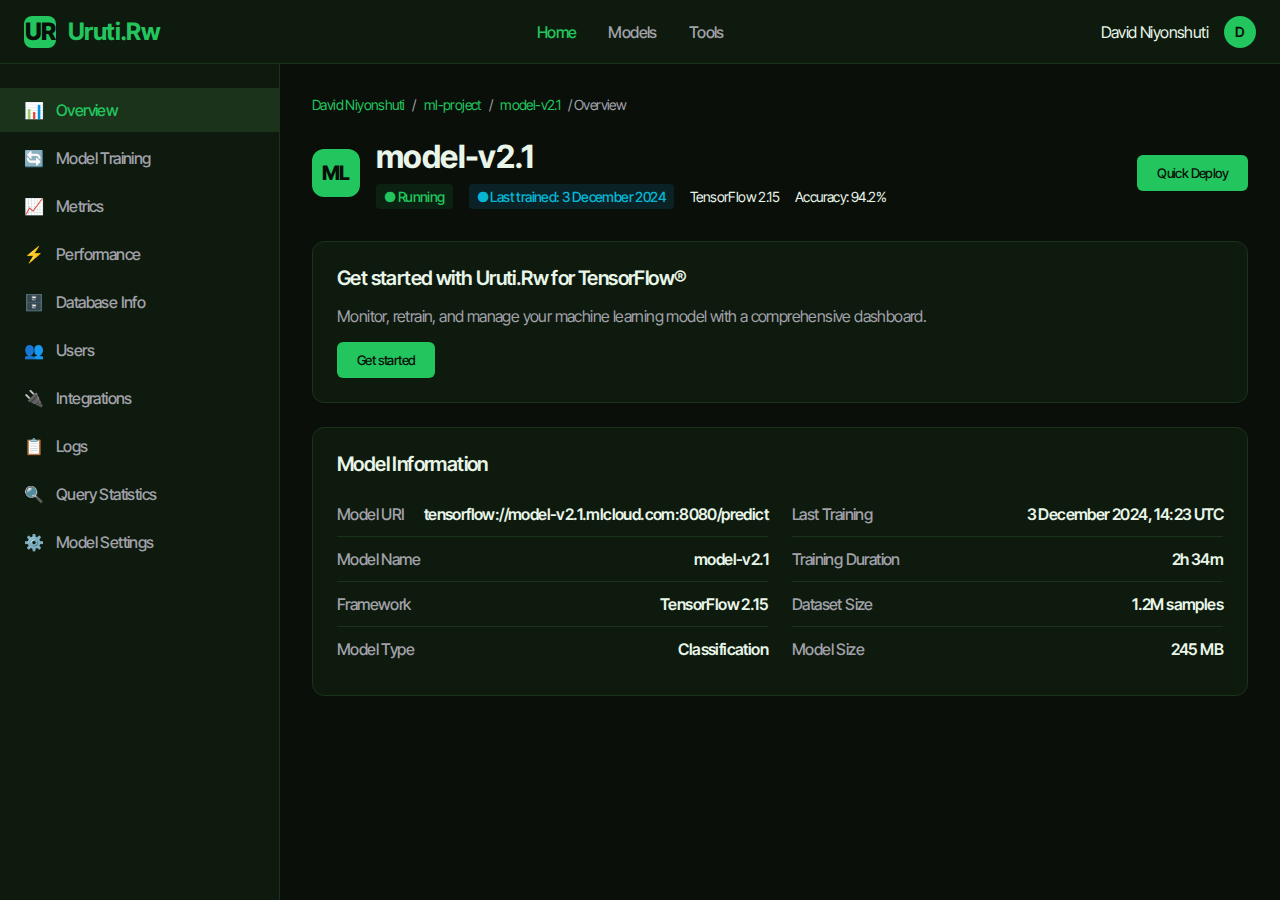
<file: ml_dashboard.html>
<!DOCTYPE html>
<html lang="en">
<head>
    <meta charset="UTF-8">
    <meta name="viewport" content="width=device-width, initial-scale=1.0">
    <title>Uruti.Rw - Model Management</title>
    <link href="https://fonts.googleapis.com/css2?family=Inter+Tight:wght@300;400;500;600;700&display=swap" rel="stylesheet">
    <style>
        * {
            margin: 0;
            padding: 0;
            box-sizing: border-box;
        }

        body {
            font-family: 'Inter Tight', sans-serif;
            letter-spacing: -0.6px;
            background: #0a0f0a;
            color: #e8f5e8;
            min-height: 100vh;
        }

        .header {
            background: #0d1a0d;
            border-bottom: 1px solid #1a331a;
            padding: 0 24px;
            height: 64px;
            display: flex;
            align-items: center;
            justify-content: space-between;
        }

        .logo {
            display: flex;
            align-items: center;
            gap: 12px;
            font-weight: 700;
            font-size: 24px;
            color: #22c55e;
        }

        .logo-icon {
            width: 32px;
            height: 32px;
            background: #22c55e;
            border-radius: 8px;
            display: flex;
            align-items: center;
            justify-content: center;
            color: #0a0f0a;
            font-weight: 800;
        }

        .nav {
            display: flex;
            gap: 32px;
        }

        .nav a {
            color: #a1a1aa;
            text-decoration: none;
            font-weight: 500;
            transition: color 0.2s;
        }

        .nav a:hover, .nav a.active {
            color: #22c55e;
        }

        .user-section {
            display: flex;
            align-items: center;
            gap: 16px;
        }

        .container {
            display: flex;
            min-height: calc(100vh - 64px);
        }

        .sidebar {
            width: 280px;
            background: #0d1a0d;
            border-right: 1px solid #1a331a;
            padding: 24px 0;
        }

        .back-btn {
            display: flex;
            align-items: center;
            gap: 8px;
            color: #a1a1aa;
            text-decoration: none;
            padding: 12px 24px;
            margin-bottom: 24px;
            font-weight: 500;
            transition: color 0.2s;
        }

        .back-btn:hover {
            color: #22c55e;
        }

        .sidebar-menu {
            list-style: none;
        }

        .sidebar-menu li {
            margin-bottom: 4px;
        }

        .sidebar-menu a {
            display: flex;
            align-items: center;
            gap: 12px;
            padding: 12px 24px;
            color: #a1a1aa;
            text-decoration: none;
            font-weight: 500;
            transition: all 0.2s;
        }

        .sidebar-menu a:hover, .sidebar-menu a.active {
            background: #1a331a;
            color: #22c55e;
        }

        .sidebar-menu .icon {
            width: 20px;
            height: 20px;
            display: flex;
            align-items: center;
            justify-content: center;
        }

        .main-content {
            flex: 1;
            padding: 32px;
            overflow-y: auto;
        }

        .breadcrumb {
            display: flex;
            align-items: center;
            gap: 8px;
            margin-bottom: 24px;
            font-size: 14px;
            color: #a1a1aa;
        }

        .breadcrumb a {
            color: #22c55e;
            text-decoration: none;
        }

        .model-header {
            display: flex;
            align-items: center;
            justify-content: between;
            margin-bottom: 32px;
        }

        .model-info {
            display: flex;
            align-items: center;
            gap: 16px;
        }

        .model-icon {
            width: 48px;
            height: 48px;
            background: #22c55e;
            border-radius: 12px;
            display: flex;
            align-items: center;
            justify-content: center;
            color: #0a0f0a;
            font-weight: 800;
            font-size: 20px;
        }

        .model-details h1 {
            font-size: 32px;
            font-weight: 700;
            margin-bottom: 8px;
        }

        .model-status {
            display: flex;
            align-items: center;
            gap: 16px;
            font-size: 14px;
        }

        .status-badge {
            display: flex;
            align-items: center;
            gap: 6px;
            padding: 4px 8px;
            border-radius: 4px;
            font-weight: 500;
        }

        .status-running {
            background: #16a34a20;
            color: #22c55e;
        }

        .status-trained {
            background: #0ea5e920;
            color: #06b6d4;
        }

        .quick-actions {
            margin-left: auto;
        }

        .btn {
            padding: 10px 20px;
            border: none;
            border-radius: 6px;
            font-family: inherit;
            letter-spacing: -0.6px;
            font-weight: 500;
            cursor: pointer;
            transition: all 0.2s;
            text-decoration: none;
            display: inline-flex;
            align-items: center;
            gap: 8px;
        }

        .btn-primary {
            background: #22c55e;
            color: #0a0f0a;
        }

        .btn-primary:hover {
            background: #16a34a;
        }

        .btn-secondary {
            background: #1a331a;
            color: #22c55e;
            border: 1px solid #22c55e;
        }

        .btn-secondary:hover {
            background: #22c55e20;
        }

        .card {
            background: #0d1a0d;
            border: 1px solid #1a331a;
            border-radius: 12px;
            padding: 24px;
            margin-bottom: 24px;
        }

        .card h2 {
            font-size: 20px;
            font-weight: 600;
            margin-bottom: 16px;
            color: #e8f5e8;
        }

        .card h3 {
            font-size: 16px;
            font-weight: 600;
            margin-bottom: 12px;
            color: #e8f5e8;
        }

        .info-grid {
            display: grid;
            grid-template-columns: repeat(auto-fit, minmax(300px, 1fr));
            gap: 24px;
        }

        .info-item {
            display: flex;
            justify-content: space-between;
            padding: 12px 0;
            border-bottom: 1px solid #1a331a;
        }

        .info-item:last-child {
            border-bottom: none;
        }

        .info-label {
            color: #a1a1aa;
            font-weight: 500;
        }

        .info-value {
            color: #e8f5e8;
            font-weight: 600;
        }

        .metric-cards {
            display: grid;
            grid-template-columns: repeat(auto-fit, minmax(200px, 1fr));
            gap: 16px;
            margin-bottom: 24px;
        }

        .metric-card {
            background: #0d1a0d;
            border: 1px solid #1a331a;
            border-radius: 8px;
            padding: 20px;
            text-align: center;
        }

        .metric-value {
            font-size: 28px;
            font-weight: 700;
            color: #22c55e;
            margin-bottom: 8px;
        }

        .metric-label {
            color: #a1a1aa;
            font-size: 14px;
            font-weight: 500;
        }

        .chart-container {
            height: 300px;
            background: #0d1a0d;
            border: 1px solid #1a331a;
            border-radius: 8px;
            display: flex;
            align-items: center;
            justify-content: center;
            color: #a1a1aa;
            margin-bottom: 24px;
        }

        .users-table {
            width: 100%;
            border-collapse: collapse;
        }

        .users-table th,
        .users-table td {
            padding: 12px;
            text-align: left;
            border-bottom: 1px solid #1a331a;
        }

        .users-table th {
            background: #0d1a0d;
            color: #a1a1aa;
            font-weight: 600;
            font-size: 14px;
        }

        .users-table td {
            color: #e8f5e8;
        }

        .user-avatar {
            width: 32px;
            height: 32px;
            border-radius: 50%;
            background: #22c55e;
            display: flex;
            align-items: center;
            justify-content: center;
            color: #0a0f0a;
            font-weight: 600;
            font-size: 14px;
        }

        .tab-nav {
            display: flex;
            gap: 24px;
            margin-bottom: 24px;
            border-bottom: 1px solid #1a331a;
        }

        .tab-nav button {
            background: none;
            border: none;
            color: #a1a1aa;
            padding: 12px 0;
            font-family: inherit;
            letter-spacing: -0.6px;
            font-weight: 500;
            cursor: pointer;
            border-bottom: 2px solid transparent;
            transition: all 0.2s;
        }

        .tab-nav button.active,
        .tab-nav button:hover {
            color: #22c55e;
            border-bottom-color: #22c55e;
        }

        .tab-content {
            display: none;
        }

        .tab-content.active {
            display: block;
        }

        .training-log {
            background: #0a0f0a;
            border: 1px solid #1a331a;
            border-radius: 6px;
            padding: 16px;
            font-family: 'Monaco', 'Menlo', monospace;
            font-size: 12px;
            color: #22c55e;
            max-height: 300px;
            overflow-y: auto;
        }

        .progress-bar {
            width: 100%;
            height: 8px;
            background: #1a331a;
            border-radius: 4px;
            overflow: hidden;
            margin: 16px 0;
        }

        .progress-fill {
            height: 100%;
            background: #22c55e;
            transition: width 0.3s ease;
        }

        @media (max-width: 768px) {
            .container {
                flex-direction: column;
            }
            
            .sidebar {
                width: 100%;
                height: auto;
            }
            
            .model-header {
                flex-direction: column;
                align-items: flex-start;
                gap: 16px;
            }
            
            .quick-actions {
                margin-left: 0;
            }
        }
    </style>
</head>
<body>
    <header class="header">
        <div class="logo">
            <div class="logo-icon">UR</div>
            Uruti.Rw
        </div>
        <nav class="nav">
            <a href="#" class="active">Home</a>
            <a href="#">Models</a>
            <a href="#" onclick="showTools(event)">Tools</a>
        </nav>
        <div class="user-section">
            <span>David Niyonshuti</span>
            <div class="user-avatar">D</div>
        </div>
    </header>

    <div class="container">
        <aside class="sidebar">
            <ul class="sidebar-menu">
                <li><a href="#" class="active" data-tab="overview"><span class="icon">📊</span> Overview</a></li>
                <li><a href="#" data-tab="retrain"><span class="icon">🔄</span> Model Training</a></li>
                <li><a href="#" data-tab="metrics"><span class="icon">📈</span> Metrics</a></li>
                <li><a href="#" data-tab="performance"><span class="icon">⚡</span> Performance</a></li>
                <li><a href="#" data-tab="database"><span class="icon">🗄️</span> Database Info</a></li>
                <li><a href="#" data-tab="users"><span class="icon">👥</span> Users</a></li>
                <li><a href="#"><span class="icon">🔌</span> Integrations</a></li>
                <li><a href="#"><span class="icon">📋</span> Logs</a></li>
                <li><a href="#"><span class="icon">🔍</span> Query Statistics</a></li>
                <li><a href="#"><span class="icon">⚙️</span> Model Settings</a></li>
            </ul>
        </aside>

        <main class="main-content">
            <div class="breadcrumb">
                <a href="#">David Niyonshuti</a> / <a href="#">ml-project</a> / <a href="#">model-v2.1</a> / Overview
            </div>

            <div class="model-header">
                <div class="model-info">
                    <div class="model-icon">ML</div>
                    <div class="model-details">
                        <h1>model-v2.1</h1>
                        <div class="model-status">
                            <span class="status-badge status-running">● Running</span>
                            <span class="status-badge status-trained">● Last trained: 3 December 2024</span>
                            <span>TensorFlow 2.15</span>
                            <span>Accuracy: 94.2%</span>
                        </div>
                    </div>
                </div>
                <div class="quick-actions">
                    <button class="btn btn-primary">Quick Deploy</button>
                </div>
            </div>

            <div id="overview" class="tab-content active">
                <div class="card">
                    <h2>Get started with Uruti.Rw for TensorFlow®</h2>
                    <p style="color: #a1a1aa; margin-bottom: 16px;">Monitor, retrain, and manage your machine learning model with a comprehensive dashboard.</p>
                    <button class="btn btn-primary">Get started</button>
                </div>

                <div class="card">
                    <h2>Model Information</h2>
                    <div class="info-grid">
                        <div>
                            <div class="info-item">
                                <span class="info-label">Model URI</span>
                                <span class="info-value">tensorflow://model-v2.1.mlcloud.com:8080/predict</span>
                            </div>
                            <div class="info-item">
                                <span class="info-label">Model Name</span>
                                <span class="info-value">model-v2.1</span>
                            </div>
                            <div class="info-item">
                                <span class="info-label">Framework</span>
                                <span class="info-value">TensorFlow 2.15</span>
                            </div>
                            <div class="info-item">
                                <span class="info-label">Model Type</span>
                                <span class="info-value">Classification</span>
                            </div>
                        </div>
                        <div>
                            <div class="info-item">
                                <span class="info-label">Last Training</span>
                                <span class="info-value">3 December 2024, 14:23 UTC</span>
                            </div>
                            <div class="info-item">
                                <span class="info-label">Training Duration</span>
                                <span class="info-value">2h 34m</span>
                            </div>
                            <div class="info-item">
                                <span class="info-label">Dataset Size</span>
                                <span class="info-value">1.2M samples</span>
                            </div>
                            <div class="info-item">
                                <span class="info-label">Model Size</span>
                                <span class="info-value">245 MB</span>
                            </div>
                        </div>
                    </div>
                </div>
            </div>

            <div id="retrain" class="tab-content">
                <div class="card">
                    <h2>Model Retraining</h2>
                    <p style="color: #a1a1aa; margin-bottom: 24px;">Retrain your model with new data to improve accuracy and performance.</p>
                    
                    <div style="margin-bottom: 24px;">
                        <h3>Training Progress</h3>
                        <div class="progress-bar">
                            <div class="progress-fill" style="width: 0%" id="training-progress"></div>
                        </div>
                        <p style="color: #a1a1aa; font-size: 14px;" id="progress-text">Ready to start training</p>
                    </div>

                    <div style="margin-bottom: 24px;">
                        <h3>Training Configuration</h3>
                        <div class="info-item">
                            <span class="info-label">Batch Size</span>
                            <span class="info-value">32</span>
                        </div>
                        <div class="info-item">
                            <span class="info-label">Learning Rate</span>
                            <span class="info-value">0.001</span>
                        </div>
                        <div class="info-item">
                            <span class="info-label">Epochs</span>
                            <span class="info-value">100</span>
                        </div>
                    </div>

                    <div style="display: flex; gap: 16px;">
                        <button class="btn btn-primary" onclick="startTraining()">Start Training</button>
                        <button class="btn btn-secondary">Configure Training</button>
                    </div>

                    <div style="margin-top: 24px;">
                        <h3>Training Log</h3>
                        <div class="training-log" id="training-log">
                            Model ready for training...<br>
                            Waiting for training command...
                        </div>
                    </div>
                </div>
            </div>

            <div id="metrics" class="tab-content">
                <div class="metric-cards">
                    <div class="metric-card">
                        <div class="metric-value">94.2%</div>
                        <div class="metric-label">Accuracy</div>
                    </div>
                    <div class="metric-card">
                        <div class="metric-value">0.058</div>
                        <div class="metric-label">Loss</div>
                    </div>
                    <div class="metric-card">
                        <div class="metric-value">92.7%</div>
                        <div class="metric-label">Precision</div>
                    </div>
                    <div class="metric-card">
                        <div class="metric-value">95.1%</div>
                        <div class="metric-label">Recall</div>
                    </div>
                </div>

                <div class="card">
                    <h2>Training Metrics</h2>
                    <div class="chart-container">
                        <canvas id="metricsChart" width="100%" height="100%"></canvas>
                    </div>
                </div>

                <div class="card">
                    <h2>Confusion Matrix</h2>
                    <div class="chart-container">
                        <div>Confusion matrix visualization would be rendered here</div>
                    </div>
                </div>
            </div>

            <div id="performance" class="tab-content">
                <div class="metric-cards">
                    <div class="metric-card">
                        <div class="metric-value">45ms</div>
                        <div class="metric-label">Avg Inference Time</div>
                    </div>
                    <div class="metric-card">
                        <div class="metric-value">1,247</div>
                        <div class="metric-label">Requests/min</div>
                    </div>
                    <div class="metric-card">
                        <div class="metric-value">99.9%</div>
                        <div class="metric-label">Uptime</div>
                    </div>
                    <div class="metric-card">
                        <div class="metric-value">2.1GB</div>
                        <div class="metric-label">Memory Usage</div>
                    </div>
                </div>

                <div class="card">
                    <h2>Performance Over Time</h2>
                    <div class="chart-container">
                        Performance charts would be rendered here
                    </div>
                </div>
            </div>

            <div id="database" class="tab-content">
                <div class="card">
                    <h2>Database Information</h2>
                    <div class="info-grid">
                        <div>
                            <div class="info-item">
                                <span class="info-label">Database Type</span>
                                <span class="info-value">PostgreSQL 15.3</span>
                            </div>
                            <div class="info-item">
                                <span class="info-label">Connection String</span>
                                <span class="info-value">postgresql://ml-db.cloud.com:5432/mldata</span>
                            </div>
                            <div class="info-item">
                                <span class="info-label">Total Records</span>
                                <span class="info-value">1,234,567</span>
                            </div>
                            <div class="info-item">
                                <span class="info-label">Database Size</span>
                                <span class="info-value">15.7 GB</span>
                            </div>
                        </div>
                        <div>
                            <div class="info-item">
                                <span class="info-label">Last Backup</span>
                                <span class="info-value">Today, 02:00 UTC</span>
                            </div>
                            <div class="info-item">
                                <span class="info-label">Backup Size</span>
                                <span class="info-value">12.3 GB</span>
                            </div>
                            <div class="info-item">
                                <span class="info-label">Tables</span>
                                <span class="info-value">23</span>
                            </div>
                            <div class="info-item">
                                <span class="info-label">Status</span>
                                <span class="info-value" style="color: #22c55e;">● Online</span>
                            </div>
                        </div>
                    </div>
                </div>
            </div>

            <div id="users" class="tab-content">
                <div class="card">
                    <h2>Application Users</h2>
                    <table class="users-table">
                        <thead>
                            <tr>
                                <th>User</th>
                                <th>Email</th>
                                <th>Role</th>
                                <th>Last Access</th>
                                <th>API Calls</th>
                            </tr>
                        </thead>
                        <tbody>
                            <tr>
                                <td>
                                    <div style="display: flex; align-items: center; gap: 12px;">
                                        <div class="user-avatar">JD</div>
                                        John Doe
                                    </div>
                                </td>
                                <td>john.doe@company.com</td>
                                <td>Admin</td>
                                <td>2 hours ago</td>
                                <td>1,247</td>
                            </tr>
                            <tr>
                                <td>
                                    <div style="display: flex; align-items: center; gap: 12px;">
                                        <div class="user-avatar">AS</div>
                                        Alice Smith
                                    </div>
                                </td>
                                <td>alice.smith@company.com</td>
                                <td>Developer</td>
                                <td>1 day ago</td>
                                <td>843</td>
                            </tr>
                            <tr>
                                <td>
                                    <div style="display: flex; align-items: center; gap: 12px;">
                                        <div class="user-avatar">BJ</div>
                                        Bob Johnson
                                    </div>
                                </td>
                                <td>bob.johnson@company.com</td>
                                <td>Analyst</td>
                                <td>3 days ago</td>
                                <td>156</td>
                            </tr>
                            <tr>
                                <td>
                                    <div style="display: flex; align-items: center; gap: 12px;">
                                        <div class="user-avatar">CD</div>
                                        Carol Davis
                                    </div>
                                </td>
                                <td>carol.davis@company.com</td>
                                <td>Viewer</td>
                                <td>1 week ago</td>
                                <td>23</td>
                            </tr>
                        </tbody>
                    </table>
                </div>
            </div>
        </main>
    </div>

    <script>
        // Tools dropdown functionality
        function showTools(e) {
            e.preventDefault();
            const tools = ['wandb.ai', 'whisper', 'tokenizers', 'tensorflow'];
            alert('Available Tools:\n' + tools.join('\n'));
        }

        // Tab navigation functionality
        document.querySelectorAll('[data-tab]').forEach(link => {
            link.addEventListener('click', (e) => {
                e.preventDefault();
                
                // Remove active class from all sidebar links
                document.querySelectorAll('.sidebar-menu a').forEach(l => l.classList.remove('active'));
                // Add active class to clicked link
                link.classList.add('active');
                
                // Hide all tab contents
                document.querySelectorAll('.tab-content').forEach(content => content.classList.remove('active'));
                // Show selected tab content
                const tabId = link.getAttribute('data-tab');
                const tabContent = document.getElementById(tabId);
                if (tabContent) {
                    tabContent.classList.add('active');
                }
            });
        });

        // Training simulation
        let trainingInProgress = false;

        function startTraining() {
            if (trainingInProgress) return;
            
            trainingInProgress = true;
            const progressBar = document.getElementById('training-progress');
            const progressText = document.getElementById('progress-text');
            const trainingLog = document.getElementById('training-log');
            
            let progress = 0;
            let epoch = 1;
            const maxEpochs = 10; // Shortened for demo
            
            trainingLog.innerHTML = 'Starting training...<br>';
            
            const trainingInterval = setInterval(() => {
                progress += Math.random() * 15;
                epoch = Math.ceil((progress / 100) * maxEpochs);
                
                if (progress >= 100) {
                    progress = 100;
                    clearInterval(trainingInterval);
                    trainingInProgress = false;
                    progressText.textContent = 'Training completed successfully!';
                    trainingLog.innerHTML += `Training completed! Final accuracy: 94.7%<br>`;
                    trainingLog.innerHTML += `Model saved successfully.<br>`;
                } else {
                    progressText.textContent = `Training in progress... Epoch ${epoch}/${maxEpochs} (${Math.round(progress)}%)`;
                    
                    // Add random training log entries
                    const logEntries = [
                        `Epoch ${epoch}/10 - loss: ${(0.5 - (progress/100) * 0.4).toFixed(4)} - accuracy: ${(0.5 + (progress/100) * 0.4).toFixed(4)}`,
                        `Validation loss: ${(0.6 - (progress/100) * 0.45).toFixed(4)} - val_accuracy: ${(0.45 + (progress/100) * 0.45).toFixed(4)}`,
                        `Learning rate: ${(0.001 * (1 - progress/200)).toFixed(6)}`
                    ];
                    
                    if (Math.random() > 0.7) {
                        trainingLog.innerHTML += logEntries[Math.floor(Math.random() * logEntries.length)] + '<br>';
                        trainingLog.scrollTop = trainingLog.scrollHeight;
                    }
                }
                
                progressBar.style.width = progress + '%';
            }, 500);
        }

        // Simple metrics chart simulation
        function drawMetricsChart() {
            const canvas = document.getElementById('metricsChart');
            if (!canvas) return;
            
            const ctx = canvas.getContext('2d');
            canvas.width = canvas.offsetWidth;
            canvas.height = canvas.offsetHeight;
            
            // Clear canvas
            ctx.fillStyle = '#0d1a0d';
            ctx.fillRect(0, 0, canvas.width, canvas.height);
            
            // Draw simple line chart
            ctx.strokeStyle = '#22c55e';
            ctx.lineWidth = 2;
            ctx.beginPath();
            
            const points = 50;
            for (let i = 0; i < points; i++) {
                const x = (i / (points - 1)) * canvas.width;
                const y = canvas.height - (Math.sin(i * 0.1) * 20 + Math.random() * 10 + canvas.height * 0.
</file>
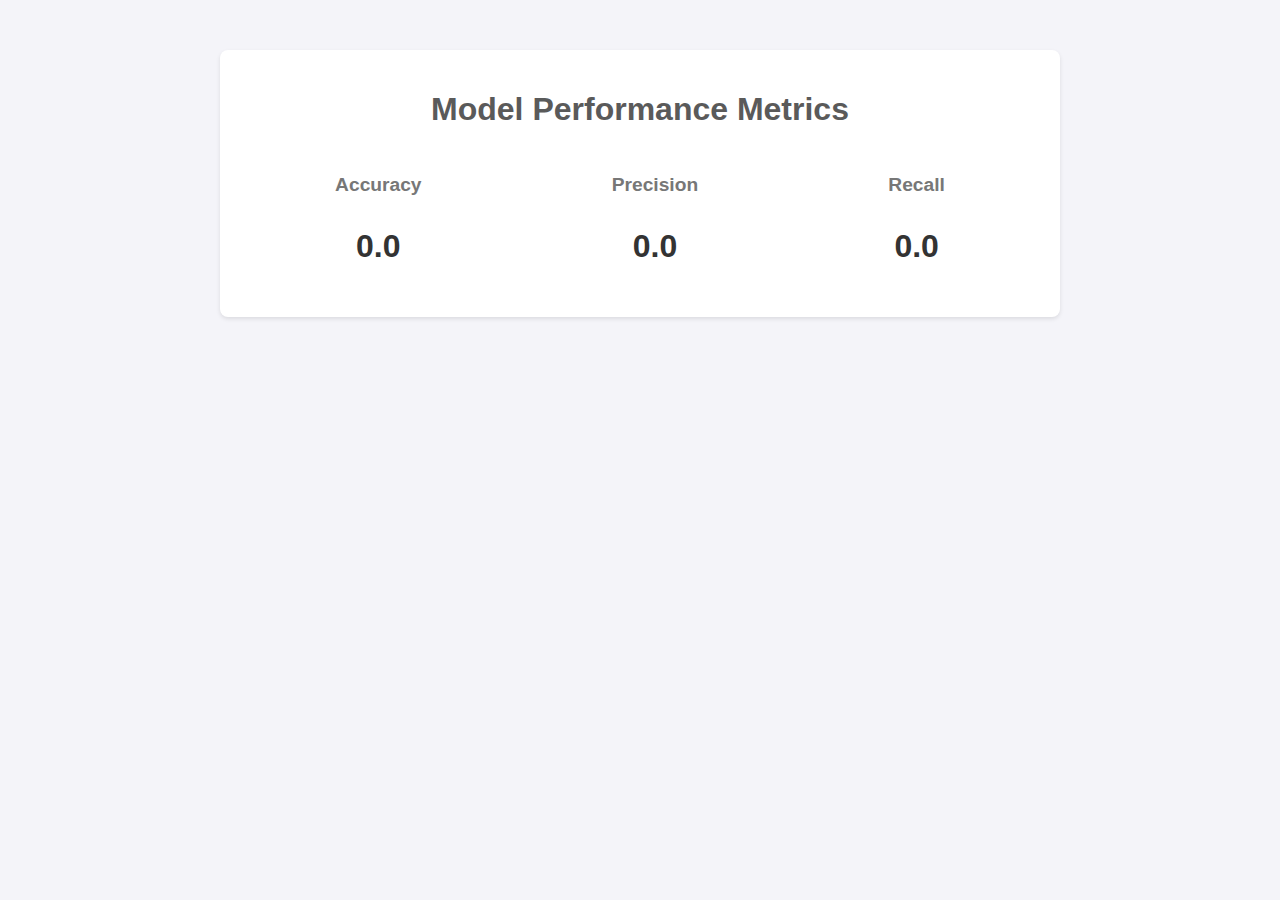
<file: uruti-web-app/templates/dashboard.html>
<!DOCTYPE html>
<html lang="en">
<head>
    <meta charset="UTF-8">
    <meta name="viewport" content="width=device-width, initial-scale=1.0">
    <title>Model Performance Dashboard</title>
    <link rel="stylesheet" href="/static/styles.css">
</head>
<body>
    <div class="container">
        <h1>Model Performance Metrics</h1>
        <div class="metrics">
            <div class="metric">
                <h2>Accuracy</h2>
                <p id="accuracy">0.0</p>
            </div>
            <div class="metric">
                <h2>Precision</h2>
                <p id="precision">0.0</p>
            </div>
            <div class="metric">
                <h2>Recall</h2>
                <p id="recall">0.0</p>
            </div>
        </div>
    </div>
</body>
</html>
</file>
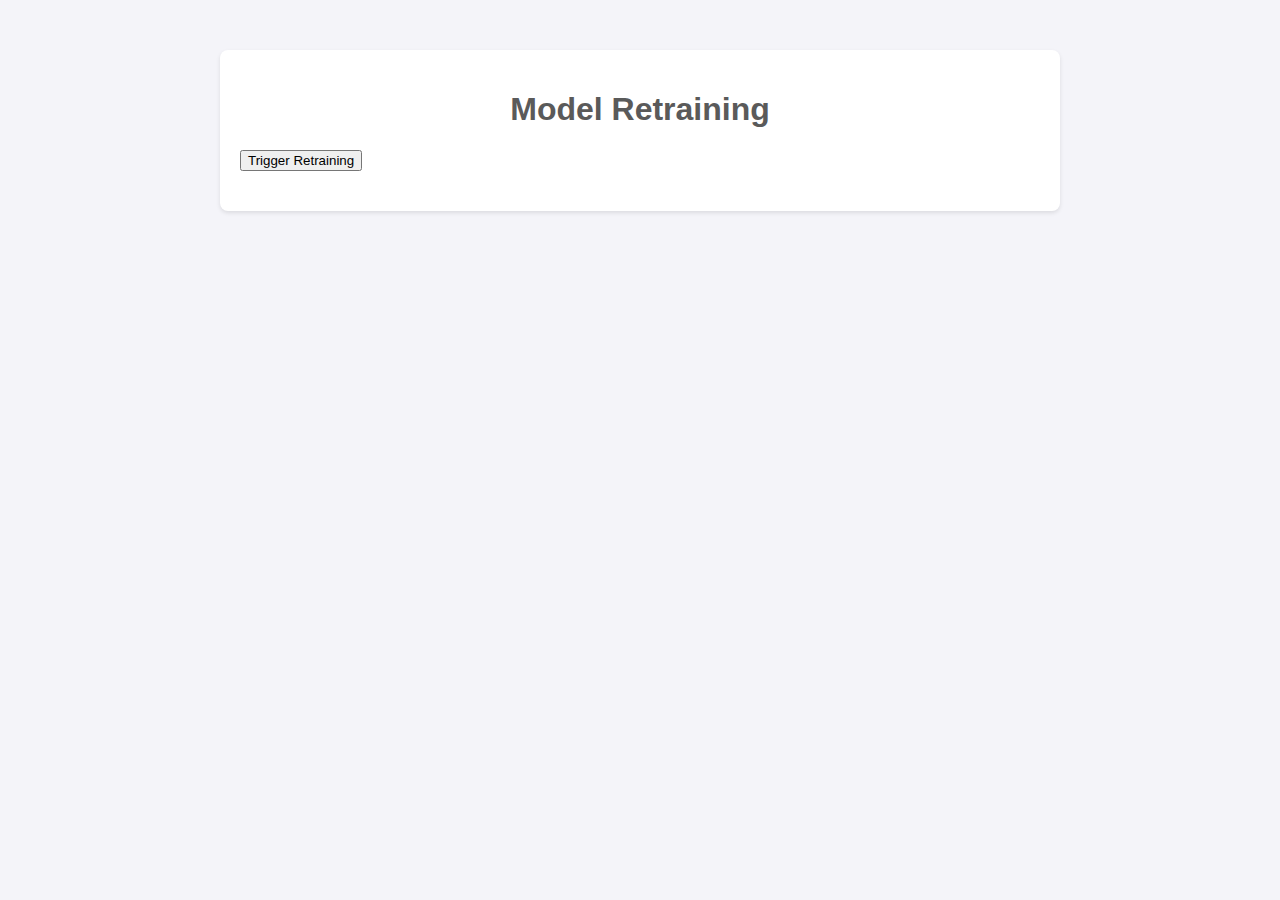
<file: uruti-web-app/templates/retrain.html>
<!DOCTYPE html>
<html lang="en">
<head>
    <meta charset="UTF-8">
    <meta name="viewport" content="width=device-width, initial-scale=1.0">
    <title>Model Retraining</title>
    <link rel="stylesheet" href="/static/styles.css">
</head>
<body>
    <div class="container">
        <h1>Model Retraining</h1>
        <button id="retrain-button">Trigger Retraining</button>
        <div id="retrain-status" style="margin-top: 20px;">
            <!-- Retraining status will be displayed here -->
        </div>
    </div>
    <script>
        document.addEventListener('DOMContentLoaded', function() {
            const retrainButton = document.getElementById('retrain-button');
            const retrainStatusDiv = document.getElementById('retrain-status');

            retrainButton.addEventListener('click', function() {
                retrainStatusDiv.textContent = "Triggering retraining...";

                fetch('/trigger_retraining', {
                    method: 'POST',
                    headers: {
                        'Content-Type': 'application/json'
                    },
                    body: JSON.stringify({}) // Sending an empty JSON body as the endpoint doesn't require specific data
                })
                .then(response => {
                    if (!response.ok) {
                        throw new Error(`HTTP error! status: ${response.status}`);
                    }
                    return response.json();
                })
                .then(data => {
                    retrainStatusDiv.textContent = `Status: ${data.status}, Message: ${data.message}`;
                })
                .catch(error => {
                    console.error('Error triggering retraining:', error);
                    retrainStatusDiv.textContent = `Error: ${error.message}`;
                });
            });
        });
    </script>
</body>
</html>
</file>
<file: static/styles.css>
body {
    font-family: sans-serif;
    margin: 0;
    background-color: #f4f4f9;
    color: #333;
}

.container {
    max-width: 800px;
    margin: 50px auto;
    padding: 20px;
    background-color: #fff;
    border-radius: 8px;
    box-shadow: 0 2px 4px rgba(0,0,0,0.1);
}

h1 {
    text-align: center;
    color: #5a5a5a;
}

.metrics {
    display: flex;
    justify-content: space-around;
    margin-top: 30px;
}

.metric {
    text-align: center;
}

.metric h2 {
    font-size: 1.2em;
    color: #777;
}

.metric p {
    font-size: 2em;
    font-weight: bold;
    color: #333;
}
</file>
